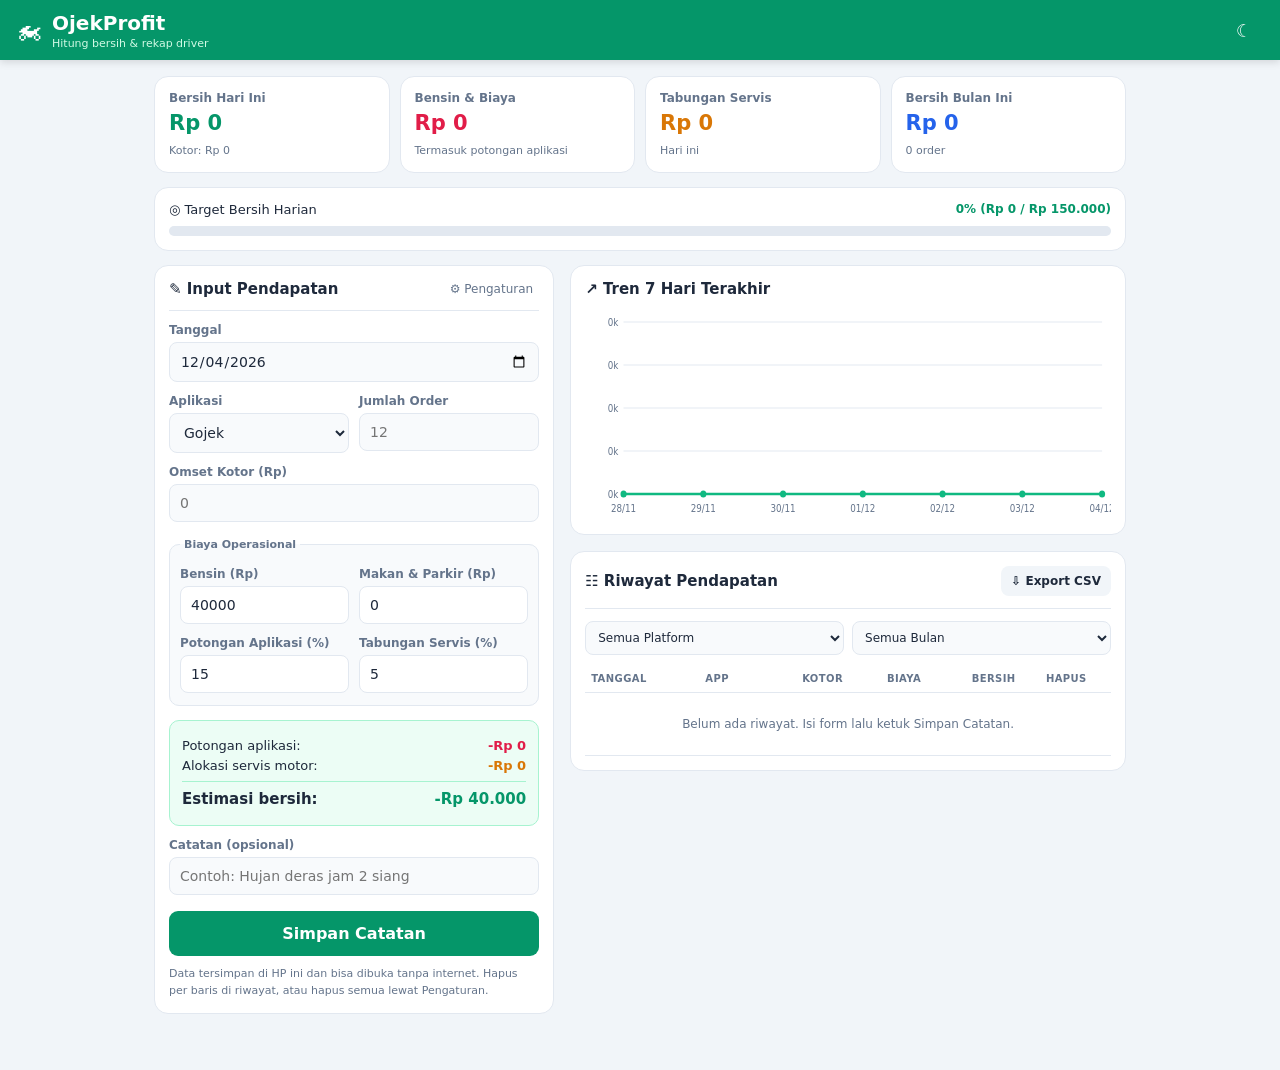
<file: index.html>
<!DOCTYPE html>
<html lang="id">
<head>
<meta charset="UTF-8">
<meta name="viewport" content="width=device-width, initial-scale=1, viewport-fit=cover">
<meta name="theme-color" content="#059669">
<meta name="mobile-web-app-capable" content="yes">
<link rel="manifest" href="manifest.webmanifest">
<link rel="icon" href="icon-192.png">
<link rel="apple-touch-icon" href="icon-192.png">
<title>OjekProfit - Rekap Pendapatan Driver</title>
<style>
:root{--bg:#f1f5f9;--surface:#fff;--text:#1e293b;--muted:#64748b;--border:#e2e8f0;--field:#f8fafc;--green:#059669;--green-d:#047857;--green-soft:#ecfdf5;--green-line:#a7f3d0;--rose:#e11d48;--amber:#d97706;--blue:#2563eb;--chip-bg:#d1fae5;--chip-tx:#065f46}
html.dark{--bg:#0f172a;--surface:#1e293b;--text:#f1f5f9;--muted:#cbd5e1;--border:#334155;--field:#0f172a;--green-soft:#052e2b;--green-line:#065f46;--chip-bg:#064e3b;--chip-tx:#a7f3d0;--rose:#fb7185;--amber:#fbbf24;--blue:#60a5fa}
*{box-sizing:border-box}
body{margin:0;background:var(--bg);color:var(--text);font-family:system-ui,-apple-system,"Segoe UI",Roboto,sans-serif;padding-bottom:40px}
button,input,select{font:inherit;color:inherit}button{cursor:pointer}
header{position:sticky;top:0;z-index:20;background:var(--green);color:#fff;padding:calc(10px + env(safe-area-inset-top)) 16px 10px;display:flex;justify-content:space-between;align-items:center;box-shadow:0 2px 8px #0002}
html.dark header{background:var(--green-d)}
.brand{display:flex;gap:10px;align-items:center}.brand span{font-size:26px}
.brand h1{margin:0;font-size:20px}.brand p{margin:2px 0 0;font-size:11px;color:#d1fae5}
.hbtns{display:flex;gap:4px}
.ibtn{border:0;background:transparent;width:40px;height:40px;border-radius:50%;font-size:18px;color:#fff}.ibtn:active{background:#ffffff30}
main{max-width:1000px;margin:0 auto;padding:16px 14px}
.stats{display:grid;grid-template-columns:repeat(2,1fr);gap:10px}
@media(min-width:700px){.stats{grid-template-columns:repeat(4,1fr)}}
.card{background:var(--surface);border:1px solid var(--border);border-radius:14px;padding:14px;min-width:0}
.stat p{margin:0;font-size:12px;color:var(--muted);font-weight:600}
.stat h2{margin:6px 0 4px;font-size:clamp(16px,4.6vw,21px);overflow-wrap:anywhere}
.stat small{font-size:11px;color:var(--muted)}
.neg{color:var(--rose)}.warn{color:var(--amber)}.blue{color:var(--blue)}.pos{color:var(--green)}
html.dark .pos{color:#34d399}
.target{margin:14px 0}
.target .row{display:flex;justify-content:space-between;gap:8px;font-size:13px;margin-bottom:9px;flex-wrap:wrap}
.target strong{font-size:12px;color:var(--green)}
.track{height:10px;background:var(--border);border-radius:99px;overflow:hidden}
.bar{height:100%;width:0;background:#10b981;border-radius:99px;transition:width .3s}
.grid{display:grid;gap:16px}
@media(min-width:850px){.grid{grid-template-columns:minmax(300px,.9fr) minmax(0,1.25fr);align-items:start}}
.head{display:flex;justify-content:space-between;align-items:center;gap:8px;border-bottom:1px solid var(--border);padding-bottom:12px;margin-bottom:12px}
h2.t{margin:0;font-size:15px}
.link{border:0;background:none;color:var(--muted);font-size:12px}
label{display:block;font-size:12px;font-weight:600;color:var(--muted);margin:12px 0 5px}
input,select{width:100%;min-width:0;border:1px solid var(--border);background:var(--field);border-radius:8px;padding:10px;font-size:14px;outline:none}
input:focus,select:focus{border-color:#10b981;box-shadow:0 0 0 3px #10b98125}
.two{display:grid;grid-template-columns:1fr 1fr;gap:10px}
fieldset{margin:16px 0 0;padding:4px 10px 12px;border:1px solid var(--border);border-radius:10px;background:var(--field)}
legend{font-size:11px;font-weight:700;color:var(--muted);padding:0 4px}
fieldset input{background:var(--surface)}
.calc{margin-top:14px;padding:12px;background:var(--green-soft);border:1px solid var(--green-line);border-radius:10px;font-size:13px}
.calc div{display:flex;justify-content:space-between;gap:8px;margin:5px 0}
.calc .net{border-top:1px solid var(--green-line);padding-top:8px;margin-top:8px;font-weight:800;font-size:15px}
.btn{display:block;width:100%;border:0;border-radius:9px;padding:13px;background:var(--green);color:#fff;font-weight:700;margin-top:16px}
.btn:active{background:var(--green-d)}
.hint{font-size:11px;color:var(--muted);margin:10px 0 0;line-height:1.5}
.right{display:grid;gap:16px;min-width:0}
.chart{width:100%;height:210px}
.chart svg{width:100%;height:100%;display:block}
.sbtn{border:0;background:var(--bg);padding:8px 10px;border-radius:8px;font-size:12px;font-weight:600;white-space:nowrap}
.sbtn.danger{color:var(--rose)}
.tools{display:flex;gap:6px;flex-wrap:wrap}
.filters{display:grid;grid-template-columns:1fr 1fr;gap:8px;margin-bottom:10px}
.filters select{padding:8px;font-size:12px}
.tw{overflow-x:auto}
table{width:100%;border-collapse:collapse;font-size:12px;white-space:nowrap}
th{font-size:10px;text-transform:uppercase;letter-spacing:.04em;color:var(--muted);text-align:left;padding:8px 6px;border-bottom:1px solid var(--border)}
td{padding:10px 6px;border-bottom:1px solid var(--border)}
.r{text-align:right}.c{text-align:center}
.chip{background:var(--chip-bg);color:var(--chip-tx);padding:3px 6px;border-radius:5px;font-size:10px;font-weight:700}
.del{border:0;background:none;font-size:16px;padding:4px 8px;border-radius:6px}.del:active{background:#e11d4820}
.empty{text-align:center;color:var(--muted);padding:24px 8px}
.modal{position:fixed;inset:0;z-index:50;background:#0f172a99;display:flex;align-items:center;justify-content:center;padding:16px}
.modal.hidden,.hidden{display:none!important}
.mc{width:min(100%,430px);max-height:92vh;overflow:auto;background:var(--surface);border:1px solid var(--border);border-radius:16px;padding:20px}
.toast{position:fixed;left:50%;bottom:24px;transform:translateX(-50%);background:#0f172a;color:#fff;padding:10px 16px;border-radius:10px;font-size:13px;z-index:99;opacity:0;pointer-events:none;transition:opacity .2s}
.toast.show{opacity:1}
#installBar{background:var(--green-soft);border:1px solid var(--green-line);border-radius:12px;padding:10px 12px;margin-bottom:14px;display:flex;gap:10px;align-items:center;justify-content:space-between;font-size:13px}
#installBar button{border:0;background:var(--green);color:#fff;border-radius:8px;padding:8px 12px;font-weight:700}
</style>
</head>
<body>
<header>
  <div class="brand"><span>🏍</span><div><h1>OjekProfit</h1><p>Hitung bersih &amp; rekap driver</p></div></div>
  <div class="hbtns"><button id="themeBtn" class="ibtn" aria-label="Ganti tema">☾</button></div>
</header>

<main>
  <div id="installBar" class="hidden"><span>Pasang OjekProfit di layar utama HP</span><button id="installBtn">Pasang</button></div>

  <section class="stats">
    <article class="card stat"><p>Bersih Hari Ini</p><h2 id="sNet" class="pos">Rp 0</h2><small id="sGross">Kotor: Rp 0</small></article>
    <article class="card stat"><p>Bensin &amp; Biaya</p><h2 id="sExp" class="neg">Rp 0</h2><small>Termasuk potongan aplikasi</small></article>
    <article class="card stat"><p>Tabungan Servis</p><h2 id="sMaint" class="warn">Rp 0</h2><small>Hari ini</small></article>
    <article class="card stat"><p>Bersih Bulan Ini</p><h2 id="sMonth" class="blue">Rp 0</h2><small id="sTrips">0 order</small></article>
  </section>

  <section class="card target">
    <div class="row"><span>◎ Target Bersih Harian</span><strong id="tText">0%</strong></div>
    <div class="track"><div id="tBar" class="bar"></div></div>
  </section>

  <div class="grid">
    <section class="card">
      <div class="head"><h2 class="t">✎ Input Pendapatan</h2><button id="openSet" class="link">⚙ Pengaturan</button></div>
      <form id="form">
        <label for="fDate" style="margin-top:0">Tanggal</label>
        <input type="date" id="fDate" required>
        <div class="two">
          <div><label for="fPlat">Aplikasi</label>
            <select id="fPlat"><option>Gojek</option><option>Grab</option><option>Maxim</option><option>ShopeeFood</option><option>Indrive</option><option value="Lainnya">Lainnya / Non-App</option></select></div>
          <div><label for="fTrips">Jumlah Order</label><input type="number" id="fTrips" inputmode="numeric" min="0" step="1" placeholder="12"></div>
        </div>
        <label for="fGross">Omset Kotor (Rp)</label>
        <input type="number" id="fGross" inputmode="numeric" min="0" step="1" placeholder="0" required>
        <fieldset><legend>Biaya Operasional</legend>
          <div class="two">
            <div><label for="fFuel">Bensin (Rp)</label><input type="number" id="fFuel" inputmode="numeric" min="0" value="40000"></div>
            <div><label for="fOther">Makan &amp; Parkir (Rp)</label><input type="number" id="fOther" inputmode="numeric" min="0" value="0"></div>
          </div>
          <div class="two">
            <div><label for="fTax">Potongan Aplikasi (%)</label><input type="number" id="fTax" inputmode="decimal" min="0" max="100" step="0.1" value="15"></div>
            <div><label for="fMaint">Tabungan Servis (%)</label><input type="number" id="fMaint" inputmode="decimal" min="0" max="100" step="0.1" value="5"></div>
          </div>
        </fieldset>
        <div class="calc">
          <div><span>Potongan aplikasi:</span><strong id="cTax" class="neg">-Rp 0</strong></div>
          <div><span>Alokasi servis motor:</span><strong id="cMaint" class="warn">-Rp 0</strong></div>
          <div class="net"><span>Estimasi bersih:</span><strong id="cNet" class="pos">Rp 0</strong></div>
        </div>
        <label for="fNotes">Catatan (opsional)</label>
        <input type="text" id="fNotes" maxlength="200" placeholder="Contoh: Hujan deras jam 2 siang">
        <button type="submit" class="btn">Simpan Catatan</button>
        <p class="hint">Data tersimpan di HP ini dan bisa dibuka tanpa internet. Hapus per baris di riwayat, atau hapus semua lewat Pengaturan.</p>
      </form>
    </section>

    <section class="right">
      <section class="card">
        <h2 class="t" style="margin-bottom:12px">↗ Tren 7 Hari Terakhir</h2>
        <div class="chart" id="chart"></div>
      </section>
      <section class="card">
        <div class="head"><h2 class="t">☷ Riwayat Pendapatan</h2><button id="csvBtn" class="sbtn">⇩ Export CSV</button></div>
        <div class="filters">
          <select id="flPlat" aria-label="Filter platform"><option value="ALL">Semua Platform</option><option>Gojek</option><option>Grab</option><option>Maxim</option><option>ShopeeFood</option><option>Indrive</option><option value="Lainnya">Lainnya</option></select>
          <select id="flMonth" aria-label="Filter bulan"><option value="ALL">Semua Bulan</option></select>
        </div>
        <div class="tw"><table>
          <thead><tr><th>Tanggal</th><th>App</th><th class="r">Kotor</th><th class="r">Biaya</th><th class="r">Bersih</th><th class="c">Hapus</th></tr></thead>
          <tbody id="tbody"></tbody>
        </table></div>
      </section>
    </section>
  </div>
</main>

<div id="setModal" class="modal hidden" role="dialog" aria-modal="true">
  <div class="mc">
    <div class="head"><h2 class="t">Pengaturan Default</h2><button id="closeSet" class="ibtn" style="color:var(--muted)" aria-label="Tutup">×</button></div>
    <label for="sTarget" style="margin-top:0">Target bersih harian (Rp)</label><input type="number" id="sTarget" inputmode="numeric" min="1">
    <label for="sFuel">Default bensin (Rp)</label><input type="number" id="sFuel" inputmode="numeric" min="0">
    <label for="sTax">Default potongan aplikasi (%)</label><input type="number" id="sTax" inputmode="decimal" min="0" max="100" step="0.1">
    <label for="sMaintD">Default tabungan servis (%)</label><input type="number" id="sMaintD" inputmode="decimal" min="0" max="100" step="0.1">
    <button id="saveSet" class="btn">Simpan Pengaturan</button>
    <div class="head" style="margin-top:22px"><h2 class="t">Data</h2></div>
    <div class="tools">
      <button id="bkBtn" class="sbtn">Cadangkan (JSON)</button>
      <button id="rsBtn" class="sbtn">Pulihkan</button>
      <button id="wipeBtn" class="sbtn danger">Hapus semua data</button>
    </div>
    <input type="file" id="rsFile" accept=".json,application/json" class="hidden">
  </div>
</div>
<div id="toast" class="toast"></div>

<script>
(function(){
'use strict';
var $=function(id){return document.getElementById(id)};
var DEF={dailyTarget:150000,defaultFuel:40000,defaultTax:15,defaultMaint:5};
var records=[],settings=Object.assign({},DEF);

function load(){
  try{var r=JSON.parse(localStorage.getItem('ojek_records'));if(Array.isArray(r))records=r}catch(e){}
  try{var s=JSON.parse(localStorage.getItem('ojek_settings'));if(s&&typeof s==='object')settings=Object.assign({},DEF,s)}catch(e){}
}
function save(){
  try{localStorage.setItem('ojek_records',JSON.stringify(records));localStorage.setItem('ojek_settings',JSON.stringify(settings))}
  catch(e){toast('Gagal menyimpan data')}
}
function ymd(d){var m=d.getMonth()+1,x=d.getDate();return d.getFullYear()+'-'+(m<10?'0':'')+m+'-'+(x<10?'0':'')+x}
function today(){return ymd(new Date())}
function fmt(n){return Math.round(n||0).toLocaleString('id-ID')}
function esc(s){return String(s==null?'':s).replace(/[&<>"']/g,function(c){return{'&':'&amp;','<':'&lt;','>':'&gt;','"':'&quot;',"'":'&#39;'}[c]})}
function num(el){return parseFloat(el.value)||0}
var tt;function toast(m){var t=$('toast');t.textContent=m;t.classList.add('show');clearTimeout(tt);tt=setTimeout(function(){t.classList.remove('show')},2200)}

function initDefaults(){
  $('fDate').value=today();
  $('fFuel').value=settings.defaultFuel;
  $('fTax').value=settings.defaultTax;
  $('fMaint').value=settings.defaultMaint;
  calc();
}
function calc(){
  var g=num($('fGross')),tax=g*num($('fTax'))/100,mt=g*num($('fMaint'))/100;
  var net=g-tax-mt-num($('fFuel'))-num($('fOther'));
  $('cTax').textContent='-Rp '+fmt(tax);
  $('cMaint').textContent='-Rp '+fmt(mt);
  $('cNet').textContent=(net<0?'-':'')+'Rp '+fmt(Math.abs(net));
}
['fGross','fFuel','fOther','fTax','fMaint'].forEach(function(id){$(id).addEventListener('input',calc)});

$('form').addEventListener('submit',function(e){
  e.preventDefault();
  var g=num($('fGross')),f=num($('fFuel')),o=num($('fOther')),tr=num($('fTax')),mr=num($('fMaint'));
  var tax=g*tr/100,mt=g*mr/100;
  records.unshift({id:Date.now(),date:$('fDate').value,platform:$('fPlat').value,trips:parseInt($('fTrips').value)||0,
    gross:g,fuel:f,otherExp:o,taxRate:tr,taxAmount:tax,maintRate:mr,maintAmount:mt,netAmount:g-tax-mt-f-o,notes:$('fNotes').value});
  save();renderAll();
  $('fGross').value='';$('fTrips').value='';$('fNotes').value='';calc();
  toast('Catatan tersimpan');
});

function renderStats(){
  var t=today(),mo=t.slice(0,7),tn=0,tg=0,te=0,tm=0,mn=0,mtr=0;
  records.forEach(function(r){
    if(r.date===t){tn+=r.netAmount;tg+=r.gross;te+=r.fuel+r.otherExp+r.taxAmount;tm+=r.maintAmount}
    if(r.date.indexOf(mo)===0){mn+=r.netAmount;mtr+=r.trips||0}
  });
  $('sNet').textContent='Rp '+fmt(tn);$('sGross').textContent='Kotor: Rp '+fmt(tg);
  $('sExp').textContent='Rp '+fmt(te);$('sMaint').textContent='Rp '+fmt(tm);
  $('sMonth').textContent='Rp '+fmt(mn);$('sTrips').textContent=mtr+' order';
  var tg2=settings.dailyTarget||150000,p=Math.min(100,Math.max(0,tn/tg2*100));
  $('tBar').style.width=p+'%';
  $('tText').textContent=Math.round(p)+'% (Rp '+fmt(tn)+' / Rp '+fmt(tg2)+')';
}
function renderTable(){
  var fp=$('flPlat').value,fm=$('flMonth').value;
  var list=records.filter(function(r){return(fp==='ALL'||r.platform===fp)&&(fm==='ALL'||r.date.indexOf(fm)===0)});
  if(!list.length){$('tbody').innerHTML='<tr><td colspan="6" class="empty">Belum ada riwayat. Isi form lalu ketuk Simpan Catatan.</td></tr>';return}
  $('tbody').innerHTML=list.map(function(r){
    var ex=r.fuel+r.otherExp+r.taxAmount+r.maintAmount;
    return '<tr><td>'+esc(r.date)+'</td><td><span class="chip">'+esc(r.platform)+'</span></td><td class="r">Rp '+fmt(r.gross)+
      '</td><td class="r neg">-Rp '+fmt(ex)+'</td><td class="r pos"><b>Rp '+fmt(r.netAmount)+'</b></td><td class="c"><button class="del" data-id="'+r.id+'" aria-label="Hapus">🗑</button></td></tr>';
  }).join('');
}
$('tbody').addEventListener('click',function(e){
  var b=e.target.closest('.del');if(!b)return;
  if(confirm('Hapus catatan ini?')){var id=Number(b.dataset.id);records=records.filter(function(r){return r.id!==id});save();renderAll();toast('Catatan dihapus')}
});
function populateMonths(){
  var cur=$('flMonth').value;
  var ms=Array.from(new Set(records.map(function(r){return r.date.slice(0,7)}))).sort().reverse();
  $('flMonth').innerHTML='<option value="ALL">Semua Bulan</option>'+ms.map(function(m){return'<option value="'+m+'">'+m+'</option>'}).join('');
  $('flMonth').value=ms.indexOf(cur)>-1?cur:'ALL';
}
function renderChart(){
  var W=600,H=210,pl=44,pr=10,pt=12,pb=26,labels=[],net=[],gross=[];
  for(var i=6;i>=0;i--){
    var d=new Date();d.setDate(d.getDate()-i);var s=ymd(d);labels.push(s.slice(8)+'/'+s.slice(5,7));
    var ns=0,gs=0;records.forEach(function(r){if(r.date===s){ns+=r.netAmount;gs+=r.gross}});net.push(ns);gross.push(gs);
  }
  var mx=Math.max.apply(null,net.concat(gross).concat([1])),mn=Math.min.apply(null,net.concat([0]));
  var iw=W-pl-pr,ih=H-pt-pb;
  function X(i){return pl+iw*i/6}
  function Y(v){return pt+ih*(1-(v-mn)/(mx-mn))}
  function path(a){return a.map(function(v,i){return(i?'L':'M')+X(i).toFixed(1)+' '+Y(v).toFixed(1)}).join(' ')}
  var g='';
  for(var k=0;k<=4;k++){var v=mn+(mx-mn)*k/4,y=Y(v);
    g+='<line x1="'+pl+'" x2="'+(W-pr)+'" y1="'+y+'" y2="'+y+'" stroke="var(--border)"/><text x="'+(pl-6)+'" y="'+(y+4)+'" text-anchor="end" font-size="10" fill="var(--muted)">'+Math.round(v/1000)+'k</text>'}
  labels.forEach(function(l,i){g+='<text x="'+X(i)+'" y="'+(H-8)+'" text-anchor="middle" font-size="10" fill="var(--muted)">'+l+'</text>'});
  var area=path(net)+' L'+X(6)+' '+Y(mn)+' L'+X(0)+' '+Y(mn)+' Z';
  var dots=net.map(function(v,i){return'<circle cx="'+X(i)+'" cy="'+Y(v)+'" r="3.5" fill="#10b981"/>'}).join('');
  $('chart').innerHTML='<svg viewBox="0 0 '+W+' '+H+'" preserveAspectRatio="none" role="img" aria-label="Grafik pendapatan 7 hari terakhir">'+g+
    '<path d="'+area+'" fill="#10b98122"/><path d="'+path(gross)+'" fill="none" stroke="#94a3b8" stroke-width="2" stroke-dasharray="5 5"/>'+
    '<path d="'+path(net)+'" fill="none" stroke="#10b981" stroke-width="2.5"/>'+dots+'</svg>';
}
function renderAll(){populateMonths();renderStats();renderTable();renderChart()}
$('flPlat').addEventListener('change',renderTable);
$('flMonth').addEventListener('change',renderTable);

/* CSV */
function csvCell(v){var s=String(v==null?'':v);if(/^[=+\-@]/.test(s))s="'"+s;return'"'+s.replace(/"/g,'""')+'"'}
function download(name,text,type){
  var b=new Blob([text],{type:type}),u=URL.createObjectURL(b),a=document.createElement('a');
  a.href=u;a.download=name;document.body.appendChild(a);a.click();a.remove();setTimeout(function(){URL.revokeObjectURL(u)},1500);
}
$('csvBtn').addEventListener('click',function(){
  if(!records.length){toast('Belum ada data untuk diexport');return}
  var rows=['ID,Tanggal,Platform,Order,Omset Kotor,Bensin,Biaya Lain,Potongan App,Tabungan Servis,Bersih,Catatan'];
  records.forEach(function(r){rows.push([r.id,r.date,r.platform,r.trips,r.gross,r.fuel,r.otherExp,r.taxAmount,r.maintAmount,r.netAmount,r.notes].map(csvCell).join(','))});
  download('Rekap_OjekProfit_'+today()+'.csv','\ufeff'+rows.join('\n'),'text/csv;charset=utf-8');
  toast('CSV diunduh');
});

/* Settings & data */
var modal=$('setModal');
$('openSet').addEventListener('click',function(){
  $('sTarget').value=settings.dailyTarget;$('sFuel').value=settings.defaultFuel;$('sTax').value=settings.defaultTax;$('sMaintD').value=settings.defaultMaint;
  modal.classList.remove('hidden');
});
$('closeSet').addEventListener('click',function(){modal.classList.add('hidden')});
modal.addEventListener('click',function(e){if(e.target===modal)modal.classList.add('hidden')});
$('saveSet').addEventListener('click',function(){
  settings.dailyTarget=parseFloat($('sTarget').value)||DEF.dailyTarget;
  settings.defaultFuel=parseFloat($('sFuel').value)||0;
  settings.defaultTax=parseFloat($('sTax').value)||0;
  settings.defaultMaint=parseFloat($('sMaintD').value)||0;
  save();initDefaults();renderAll();modal.classList.add('hidden');toast('Pengaturan disimpan');
});
$('wipeBtn').addEventListener('click',function(){
  if(!records.length){toast('Tidak ada data');return}
  if(confirm('Hapus SEMUA '+records.length+' catatan? Tindakan ini tidak bisa dibatalkan.')){
    records=[];save();renderAll();modal.classList.add('hidden');toast('Semua data dihapus');
  }
});
$('bkBtn').addEventListener('click',function(){
  download('Cadangan_OjekProfit_'+today()+'.json',JSON.stringify({records:records,settings:settings},null,2),'application/json');
  toast('Cadangan diunduh');
});
$('rsBtn').addEventListener('click',function(){$('rsFile').click()});
$('rsFile').addEventListener('change',function(){
  var f=this.files[0];if(!f)return;var fr=new FileReader();
  fr.onload=function(){
    try{
      var d=JSON.parse(fr.result);if(!d||!Array.isArray(d.records))throw 0;
      var ok=d.records.filter(function(r){return r&&typeof r.date==='string'&&isFinite(r.netAmount)&&isFinite(r.gross)});
      var ids={};records.forEach(function(r){ids[r.id]=1});
      var add=ok.filter(function(r){return!ids[r.id]}).map(function(r){
        return{id:Number(r.id)||Date.now()+Math.random(),date:r.date,platform:String(r.platform||'Lainnya'),trips:Number(r.trips)||0,gross:+r.gross,
          fuel:+r.fuel||0,otherExp:+r.otherExp||0,taxRate:+r.taxRate||0,taxAmount:+r.taxAmount||0,maintRate:+r.maintRate||0,maintAmount:+r.maintAmount||0,
          netAmount:+r.netAmount,notes:String(r.notes||'')}});
      records=records.concat(add).sort(function(a,b){return b.date<a.date?-1:b.date>a.date?1:b.id-a.id});
      save();renderAll();modal.classList.add('hidden');toast(add.length+' catatan dipulihkan');
    }catch(e){toast('File cadangan tidak valid')}
  };
  fr.readAsText(f);this.value='';
});

/* Theme */
function setTheme(d){document.documentElement.classList.toggle('dark',d);$('themeBtn').textContent=d?'☀':'☾';
  var m=document.querySelector('meta[name=theme-color]');if(m)m.content=d?'#047857':'#059669'}
try{setTheme(localStorage.getItem('theme')==='dark')}catch(e){}
$('themeBtn').addEventListener('click',function(){var d=!document.documentElement.classList.contains('dark');setTheme(d);try{localStorage.setItem('theme',d?'dark':'light')}catch(e){}});

/* Install + offline */
var deferred=null;
window.addEventListener('beforeinstallprompt',function(e){e.preventDefault();deferred=e;$('installBar').classList.remove('hidden')});
$('installBtn').addEventListener('click',function(){if(!deferred)return;deferred.prompt();deferred.userChoice.then(function(){deferred=null;$('installBar').classList.add('hidden')})});
window.addEventListener('appinstalled',function(){$('installBar').classList.add('hidden');toast('Aplikasi terpasang')});
if('serviceWorker' in navigator){window.addEventListener('load',function(){navigator.serviceWorker.register('sw.js').catch(function(){})})}

load();initDefaults();renderAll();
/* perbarui "hari ini" bila aplikasi dibiarkan terbuka lewat tengah malam */
document.addEventListener('visibilitychange',function(){if(!document.hidden){if($('fDate').value!==today()&&!$('fGross').value)$('fDate').value=today();renderAll()}});
})();
</script>
</body>
</html>
</file>
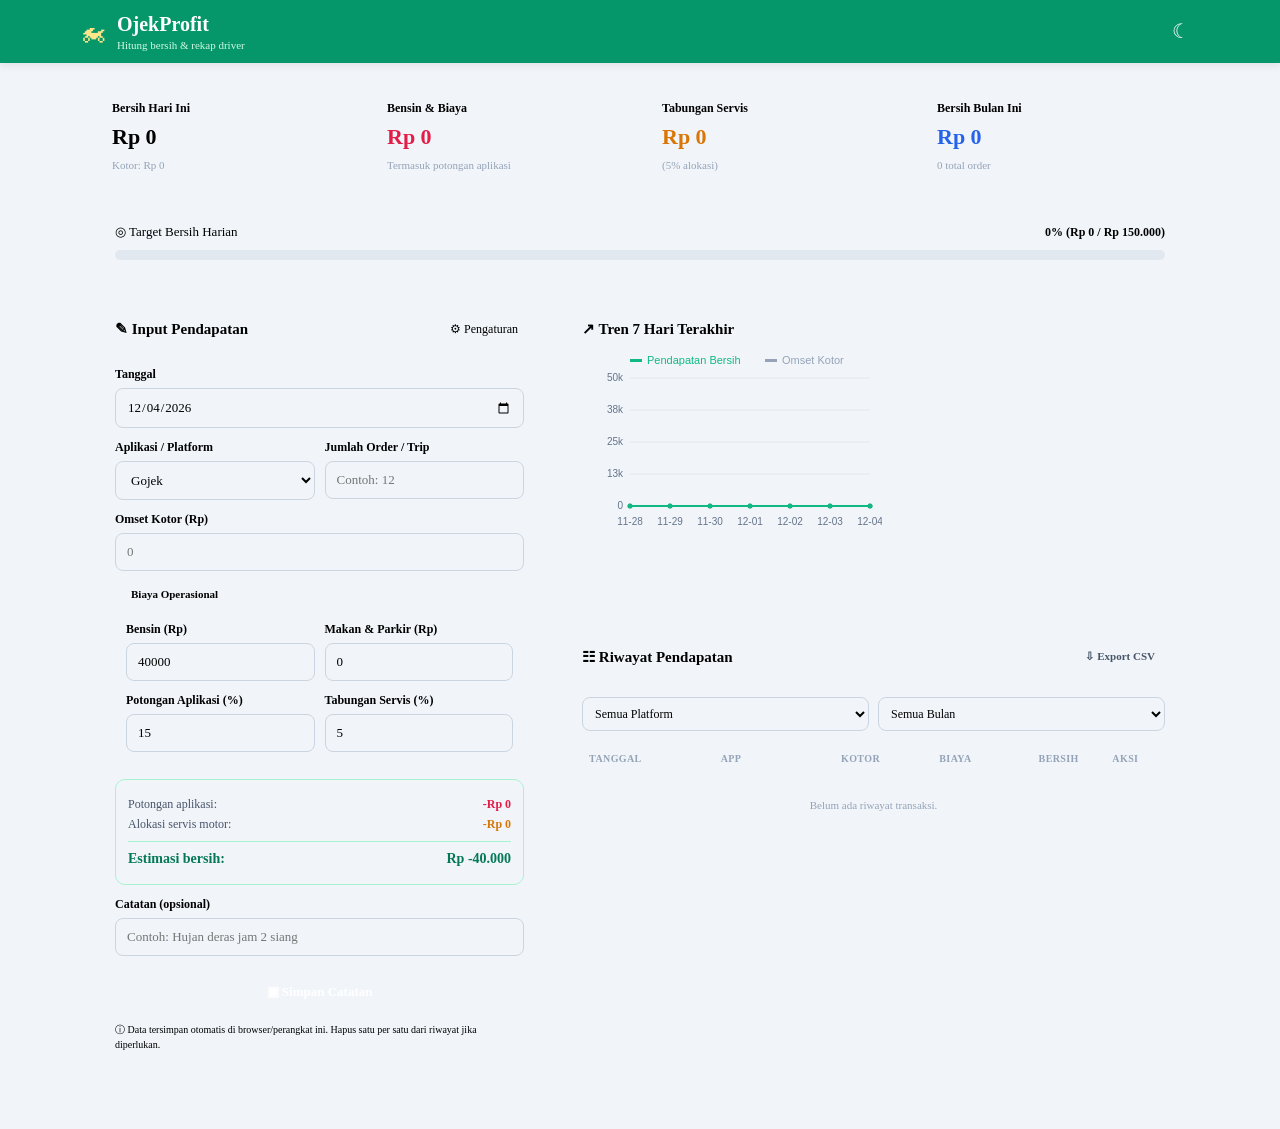
<file: app/src/main/assets/index.html>
<!DOCTYPE html>
<html lang="id">
<head>
  <meta charset="UTF-8">
  <meta name="viewport" content="width=device-width, initial-scale=1.0">
  <meta name="theme-color" content="#059669">
  <title>OjekProfit — Rekap Pendapatan Driver</title>
  <link rel="stylesheet" href="css/style.css">
</head>
<body>
  <header class="topbar">
    <div class="brand">
      <span class="brand-icon">🏍</span>
      <div><h1>OjekProfit</h1><p>Hitung bersih & rekap driver</p></div>
    </div>
    <button id="themeToggleBtn" class="icon-btn" aria-label="Ganti tema"><span id="themeIcon">☾</span></button>
  </header>

  <main class="container">
    <section class="stats-grid">
      <article class="stat-card"><p>Bersih Hari Ini</p><h2 id="statTodayNet">Rp 0</h2><small id="statTodayGross">Kotor: Rp 0</small></article>
      <article class="stat-card"><p>Bensin & Biaya</p><h2 id="statTodayExp" class="negative">Rp 0</h2><small>Termasuk potongan aplikasi</small></article>
      <article class="stat-card"><p>Tabungan Servis</p><h2 id="statTodayMaint" class="warning">Rp 0</h2><small id="maintPercentLabel">(5% alokasi)</small></article>
      <article class="stat-card"><p>Bersih Bulan Ini</p><h2 id="statMonthNet" class="blue">Rp 0</h2><small id="statTripCount">0 order</small></article>
    </section>

    <section class="panel target-panel">
      <div class="target-heading"><span>◎ Target Bersih Harian</span><strong id="targetProgressText">0% (Rp 0 / Rp 150.000)</strong></div>
      <div class="progress-track"><div id="targetProgressBar" class="progress-bar"></div></div>
    </section>

    <div class="content-grid">
      <section class="panel form-panel">
        <div class="section-heading">
          <h2>✎ Input Pendapatan</h2>
          <button id="openSettingsBtn" class="text-btn">⚙ Pengaturan</button>
        </div>
        <form id="entryForm">
          <label for="inputDate">Tanggal</label>
          <input type="date" id="inputDate" required>

          <div class="two-col">
            <div><label for="inputPlatform">Aplikasi / Platform</label>
              <select id="inputPlatform">
                <option>Gojek</option><option>Grab</option><option>Maxim</option><option>ShopeeFood</option><option>Indrive</option><option value="Lainnya">Lainnya / Non-App</option>
              </select>
            </div>
            <div><label for="inputTrips">Jumlah Order / Trip</label><input type="number" id="inputTrips" min="0" step="1" placeholder="Contoh: 12"></div>
          </div>

          <label for="inputGross">Omset Kotor (Rp)</label>
          <input type="number" id="inputGross" min="0" step="1" placeholder="0" required>

          <fieldset>
            <legend>Biaya Operasional</legend>
            <div class="two-col">
              <div><label for="inputFuel">Bensin (Rp)</label><input type="number" id="inputFuel" min="0" step="1" value="40000"></div>
              <div><label for="inputOtherExp">Makan & Parkir (Rp)</label><input type="number" id="inputOtherExp" min="0" step="1" value="0"></div>
            </div>
            <div class="two-col">
              <div><label for="inputTaxRate">Potongan Aplikasi (%)</label><input type="number" id="inputTaxRate" min="0" max="100" step="0.1" value="15"></div>
              <div><label for="inputMaintRate">Tabungan Servis (%)</label><input type="number" id="inputMaintRate" min="0" max="100" step="0.1" value="5"></div>
            </div>
          </fieldset>

          <div class="calculation">
            <div><span>Potongan aplikasi:</span><strong id="calcTax" class="negative">-Rp 0</strong></div>
            <div><span>Alokasi servis motor:</span><strong id="calcMaint" class="warning">-Rp 0</strong></div>
            <div class="net-row"><span>Estimasi bersih:</span><strong id="calcNet">Rp 0</strong></div>
          </div>

          <label for="inputNotes">Catatan (opsional)</label>
          <input type="text" id="inputNotes" maxlength="500" placeholder="Contoh: Hujan deras jam 2 siang">
          <button type="submit" class="primary-btn">▣ Simpan Catatan</button>
          <p class="hint">ⓘ Data tersimpan otomatis di browser/perangkat ini. Hapus satu per satu dari riwayat jika diperlukan.</p>
        </form>
      </section>

      <section class="right-column">
        <section class="panel">
          <h2 class="panel-title">↗ Tren 7 Hari Terakhir</h2>
          <div class="chart-wrap"><canvas id="trendChart"></canvas></div>
        </section>

        <section class="panel history-panel">
          <div class="section-heading history-heading">
            <h2>☷ Riwayat Pendapatan</h2>
            <button id="exportCsvBtn" class="secondary-btn">⇩ Export CSV</button>
          </div>
          <div class="filter-grid">
            <select id="filterPlatform" aria-label="Filter platform">
              <option value="ALL">Semua Platform</option><option>Gojek</option><option>Grab</option><option>Maxim</option><option>ShopeeFood</option><option>Indrive</option><option value="Lainnya">Lainnya</option>
            </select>
            <select id="filterMonth" aria-label="Filter bulan"><option value="ALL">Semua Bulan</option></select>
          </div>
          <div class="table-wrap">
            <table>
              <thead><tr><th>Tanggal</th><th>App</th><th class="right">Kotor</th><th class="right">Biaya</th><th class="right">Bersih</th><th class="center">Aksi</th></tr></thead>
              <tbody id="historyTableBody"></tbody>
            </table>
          </div>
        </section>
      </section>
    </div>
  </main>

  <div id="settingsModal" class="modal hidden" role="dialog" aria-modal="true" aria-labelledby="settingsTitle">
    <div class="modal-card">
      <div class="section-heading modal-heading"><h2 id="settingsTitle">☷ Pengaturan Default</h2><button id="closeSettingsBtn" class="icon-btn dark-icon" aria-label="Tutup">×</button></div>
      <label for="settingTarget">Target bersih harian (Rp)</label><input type="number" id="settingTarget" min="1">
      <label for="settingDefaultFuel">Default bensin (Rp)</label><input type="number" id="settingDefaultFuel" min="0">
      <label for="settingDefaultTax">Default potongan aplikasi (%)</label><input type="number" id="settingDefaultTax" min="0" max="100" step="0.1">
      <label for="settingDefaultMaint">Default tabungan servis (%)</label><input type="number" id="settingDefaultMaint" min="0" max="100" step="0.1">
      <button id="saveSettingsBtn" class="primary-btn">Simpan Pengaturan</button>
    </div>
  </div>

  <script src="js/app.js"></script>
</body>
</html>
</file>
<file: app/src/main/assets/css/style.css>
500;600;700;800&display=swap');
:root{font-family:Inter,system-ui,-apple-system,BlinkMacSystemFont,"Segoe UI",sans-serif;color:#1e293b;background:#f1f5f9;font-synthesis:none;--surface:#fff;--text:#1e293b;--muted:#64748b;--border:#e2e8f0;--field:#f8fafc;--green:#059669;--green-dark:#047857;--green-soft:#ecfdf5;--shadow:0 2px 8px rgba(15,23,42,.04)}
*{box-sizing:border-box}body{margin:0;min-height:100vh;padding-bottom:36px;background:#f1f5f9;color:var(--text);transition:background .2s,color .2s}button,input,select{font:inherit}button{cursor:pointer}.topbar{position:sticky;top:0;z-index:20;display:flex;align-items:center;justify-content:space-between;background:#059669;color:white;padding:12px max(16px,calc((100% - 1120px)/2));box-shadow:0 2px 8px #0f172a18}.brand{display:flex;align-items:center;gap:11px}.brand-icon{font-size:26px;color:#fde68a}.brand h1{font-size:20px;line-height:1.2;margin:0;font-weight:800}.brand p{font-size:11px;margin:3px 0 0;color:#d1fae5}.icon-btn{border:0;background:transparent;color:inherit;border-radius:50%;width:38px;height:38px;font-size:18px}.icon-btn:hover{background:#ffffff20}.container{max-width:1120px;margin:0 auto;padding:22px 16px}.stats-grid{display:grid;grid-template-columns:repeat(4,minmax(0,1fr));gap:12px}.stat-card,.panel{background:var(--surface);border:1px solid var(--border);border-radius:15px;box-shadow:var(--shadow)}.stat-card{padding:16px;min-width:0}.stat-card p{font-size:12px;color:var(--muted);margin:0;font-weight:600}.stat-card h2{font-size:clamp(16px,2vw,22px);margin:8px 0 5px;overflow-wrap:anywhere}.stat-card small{font-size:11px;color:#94a3b8}.negative{color:#e11d48!important}.warning{color:#d97706!important}.blue{color:#2563eb!important}.target-panel{padding:16px;margin:16px 0 22px}.target-heading{display:flex;justify-content:space-between;gap:12px;align-items:center;font-size:13px;margin-bottom:10px}.target-heading strong{font-size:12px;color:var(--green);text-align:right}.accent{color:var(--green);margin-right:5px}.progress-track{height:10px;background:#e2e8f0;border-radius:20px;overflow:hidden}.progress-bar{height:100%;width:0;background:#10b981;border-radius:20px;transition:width .3s}.content-grid{display:grid;grid-template-columns:minmax(300px, .9fr) minmax(0,1.25fr);gap:20px;align-items:start}.panel{padding:19px;min-width:0}.form-panel{position:relative}.section-heading{display:flex;justify-content:space-between;align-items:center;gap:10px;padding-bottom:13px;margin-bottom:16px;border-bottom:1px solid var(--border)}h2,.panel-title{font-size:15px;margin:0;font-weight:800}.section-heading h2{font-size:15px}.text-btn{border:0;background:transparent;color:var(--muted);font-size:12px;white-space:nowrap}.text-btn:hover{color:var(--green)}form label,.modal-card label{display:block;font-size:12px;font-weight:600;color:var(--muted);margin:12px 0 6px}input,select{width:100%;min-width:0;border:1px solid #cbd5e1;background:var(--field);color:var(--text);border-radius:8px;padding:10px 11px;font-size:13px;outline:none}input:focus,select:focus{border-color:#10b981;box-shadow:0 0 0 3px #10b98120}.two-col{display:grid;grid-template-columns:repeat(2,minmax(0,1fr));gap:10px}.two-col label{margin-top:12px}fieldset{margin:17px 0 0;padding:10px 11px 12px;border:1px solid var(--border);border-radius:11px;background:var(--field)}legend{font-size:11px;font-weight:800;color:var(--muted);padding:0 5px}.calculation{margin-top:15px;padding:12px;background:var(--green-soft);border:1px solid #a7f3d0;border-radius:10px;font-size:12px}.calculation>div{display:flex;justify-content:space-between;gap:10px;margin:5px 0}.calculation span{color:#475569}.calculation strong{text-align:right}.calculation .net-row{border-top:1px solid #a7f3d0;padding-top:9px;margin-top:9px;font-size:14px;font-weight:800}.calculation .net-row span,.calculation .net-row strong{color:#047857}.primary-btn{display:flex;align-items:center;justify-content:center;gap:8px;width:100%;border:0;border-radius:9px;padding:12px;background:var(--green);color:white;font-size:13px;font-weight:700;margin-top:16px}.primary-btn:hover{background:var(--green-dark)}.hint{font-size:10px;line-height:1.5;color:var(--muted);margin:10px 0 0}.hint i{margin-right:4px}.right-column{display:grid;gap:20px;min-width:0}.panel-title{margin-bottom:16px}.chart-wrap{position:relative;height:230px}.history-panel{padding-bottom:10px}.history-heading{margin-bottom:13px}.secondary-btn{border:0;background:#f1f5f9;color:#475569;padding:8px 10px;border-radius:8px;font-size:11px;font-weight:700;white-space:nowrap}.secondary-btn:hover{background:#e2e8f0}.filter-grid{display:grid;grid-template-columns:1fr 1fr;gap:9px;margin-bottom:12px}.filter-grid select{padding:8px;font-size:12px}.table-wrap{width:100%;overflow-x:auto}table{width:100%;border-collapse:collapse;white-space:nowrap;font-size:11px}th{font-size:10px;letter-spacing:.04em;text-transform:uppercase;color:#94a3b8;text-align:left;border-bottom:1px solid var(--border);padding:10px 7px}td{padding:11px 7px;border-bottom:1px solid var(--border)}tbody tr:hover{background:#f8fafc}.right{text-align:right}.center{text-align:center}.platform-pill{display:inline-block;padding:4px 6px;background:#d1fae5;color:#065f46;border-radius:5px;font-size:10px;font-weight:700}.delete-btn{border:0;background:transparent;color:#94a3b8;padding:5px 7px;border-radius:5px}.delete-btn:hover{color:#e11d48;background:#ffe4e6}.empty-row{text-align:center;color:#94a3b8;padding:25px 8px}.modal{position:fixed;inset:0;z-index:50;display:flex;align-items:center;justify-content:center;padding:16px;background:#0f172a99;backdrop-filter:blur(4px)}.hidden{display:none!important}.modal-card{width:min(100%,430px);padding:22px;border-radius:16px;background:var(--surface);border:1px solid var(--border);box-shadow:0 20px 60px #0002}.modal-heading{margin-bottom:8px}.dark-icon{color:var(--muted)}.modal-card .primary-btn{margin-top:20px}
html.dark{--surface:#1e293b;--text:#f1f5f9;--muted:#cbd5e1;--border:#334155;--field:#0f172a;--green-soft:#052e2b;background:#0f172a;color:var(--text)}html.dark body{background:#0f172a;color:var(--text)}html.dark .stat-card small{color:#94a3b8}html.dark .progress-track{background:#334155}html.dark .calculation span{color:#cbd5e1}html.dark .calculation .net-row span,html.dark .calculation .net-row strong{color:#6ee7b7}html.dark .calculation{border-color:#065f46}html.dark .calculation .net-row{border-color:#065f46}html.dark tbody tr:hover{background:#263449}html.dark .secondary-btn{background:#334155;color:#e2e8f0}html.dark .secondary-btn:hover{background:#475569}html.dark .platform-pill{background:#064e3b;color:#a7f3d0}html.dark fieldset{background:#172337}html.dark .calculation{background:#052e2b}html.dark .calculation span{color:#a7f3d0}
@media(max-width:850px){.stats-grid{grid-template-columns:repeat(2,minmax(0,1fr))}.content-grid{grid-template-columns:1fr}.right-column{grid-template-columns:1fr}.form-panel{order:0}}@media(max-width:480px){.container{padding:14px 10px}.topbar{padding:10px 14px}.stat-card{padding:12px}.stat-card p{font-size:11px}.panel{padding:14px}.target-heading{align-items:flex-start;flex-direction:column;gap:5px}.target-heading strong{text-align:left}.two-col{gap:8px}.two-col input,.two-col select{padding:9px 8px}.section-heading h2{font-size:13px}.history-heading{align-items:flex-start}.history-heading .secondary-btn{font-size:10px;padding:7px}.chart-wrap{height:210px}}

/* Offline icon/text fallbacks */
.brand-icon { font-family: system-ui, sans-serif; }
#themeIcon { font-size: 20px; line-height: 1; }
</file>
